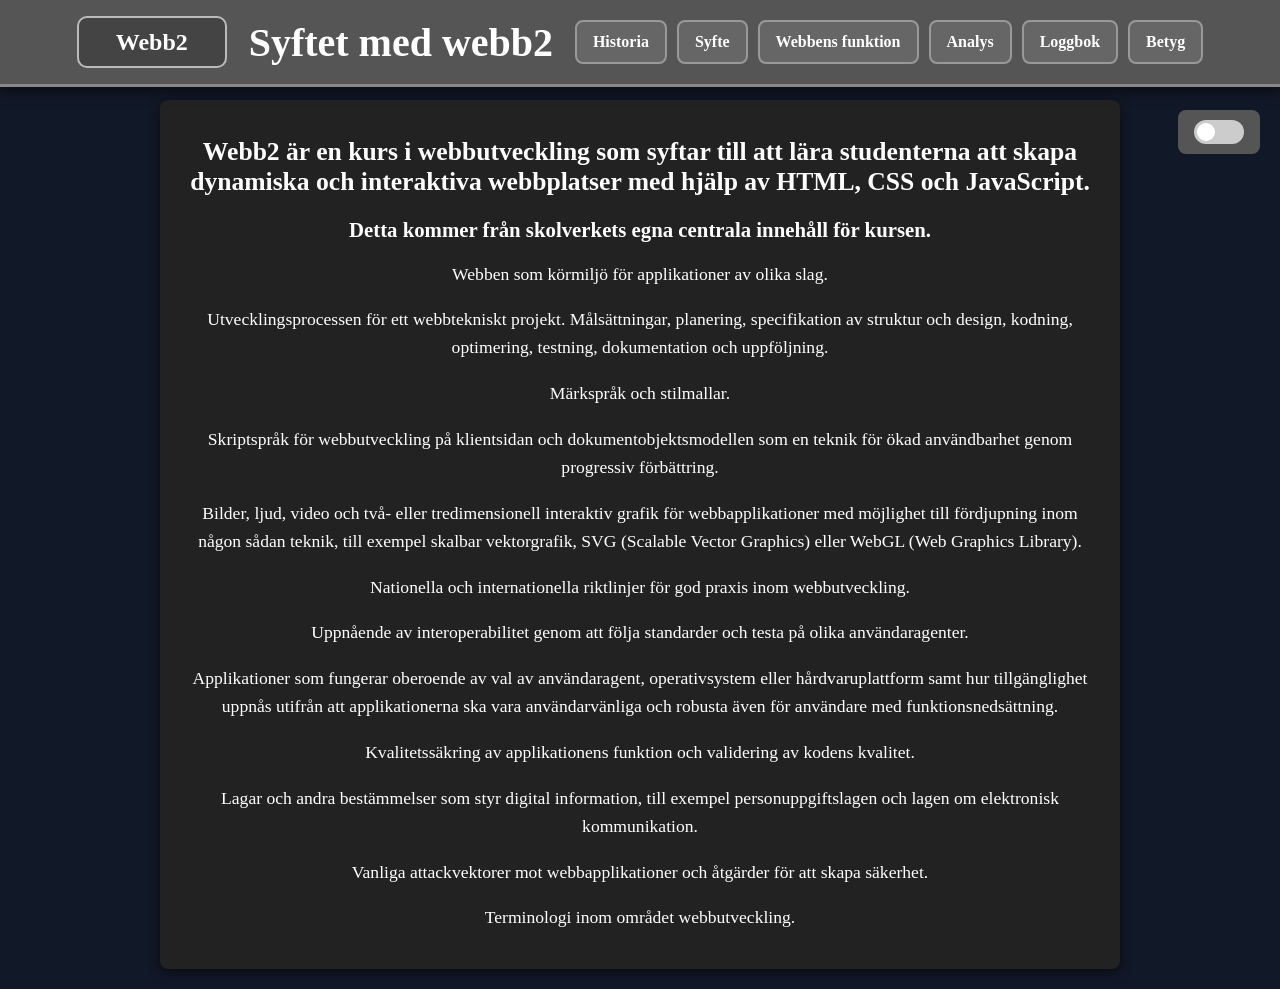
<file: html/index.html>
<!DOCTYPE HTML>
<html lang="sv">
<head>
    <meta charset="UTF-8">
    <meta name="viewport" content="width=device-width, initial-scale=1.0">
    <title>Syftet med webb2</title>
    <link rel="stylesheet" href="../css/style.css">
</head>

<!-- navigation -->
<nav class="navbar">
    <a class="logo" href="index.html">Webb2</a>
    <h1>Syftet med webb2</h1>
    <ul class="nav-links">
        <li><a href="sida2.html">Historia</a></li>
        <li><a href="sida3.html">Syfte</a></li>
        <li><a href="sida7.html">Webbens funktion</a></li>
        <li><a href="sida5.html">Analys</a></li>
        <li><a href="sida4.html">Loggbok</a></li>
        <li><a href="sida6.html">Betyg</a></li>
    </ul>
<!-- dark mode toggle -->
    <div class="dark-mode-toggle">
        <label class="switch">
            <input type="checkbox" id="darkModeToggle" onchange="toggleDarkMode()">
            <span class="slider round"></span>
        </label>
    </div>
</nav>

<body>
<!-- text till sidan -->
<div class="text-container">
    <h1>Webb2 är en kurs i webbutveckling som syftar till att lära studenterna att skapa dynamiska och interaktiva webbplatser med hjälp av HTML, CSS och JavaScript.</h1>
    <h3>Detta kommer från skolverkets egna centrala innehåll för kursen. </h3>
    <p>Webben som körmiljö för applikationer av olika slag. </p>
    <p>Utvecklingsprocessen för ett webbtekniskt projekt. Målsättningar, planering, specifikation av struktur och design, kodning, optimering, testning, dokumentation och uppföljning. </p>
    <p>Märkspråk och stilmallar. </p>
    <p>Skriptspråk för webbutveckling på klientsidan och dokumentobjektsmodellen som en teknik för ökad användbarhet genom progressiv förbättring.</p>
    <p>Bilder, ljud, video och två- eller tredimensionell interaktiv grafik för webbapplikationer med möjlighet till fördjupning inom någon sådan teknik, till exempel skalbar vektorgrafik, SVG (Scalable Vector Graphics) eller WebGL (Web Graphics Library).</p>
    <p>Nationella och internationella riktlinjer för god praxis inom webbutveckling.</p>
    <p>Uppnående av interoperabilitet genom att följa standarder och testa på olika användaragenter.</p>
    <p>Applikationer som fungerar oberoende av val av användaragent, operativsystem eller hårdvaruplattform samt hur tillgänglighet uppnås utifrån att applikationerna ska vara användarvänliga och robusta även för användare med funktionsnedsättning.</p>
    <p>Kvalitetssäkring av applikationens funktion och validering av kodens kvalitet.</p>
    <p>Lagar och andra bestämmelser som styr digital information, till exempel personuppgiftslagen och lagen om elektronisk kommunikation.</p>
    <p>Vanliga attackvektorer mot webbapplikationer och åtgärder för att skapa säkerhet.</p>
    <p>Terminologi inom området webbutveckling.</p>
</div>

    


</body>
<!-- scripts -->
<script src="../javascript/script.js"></script>
</html>
</file>
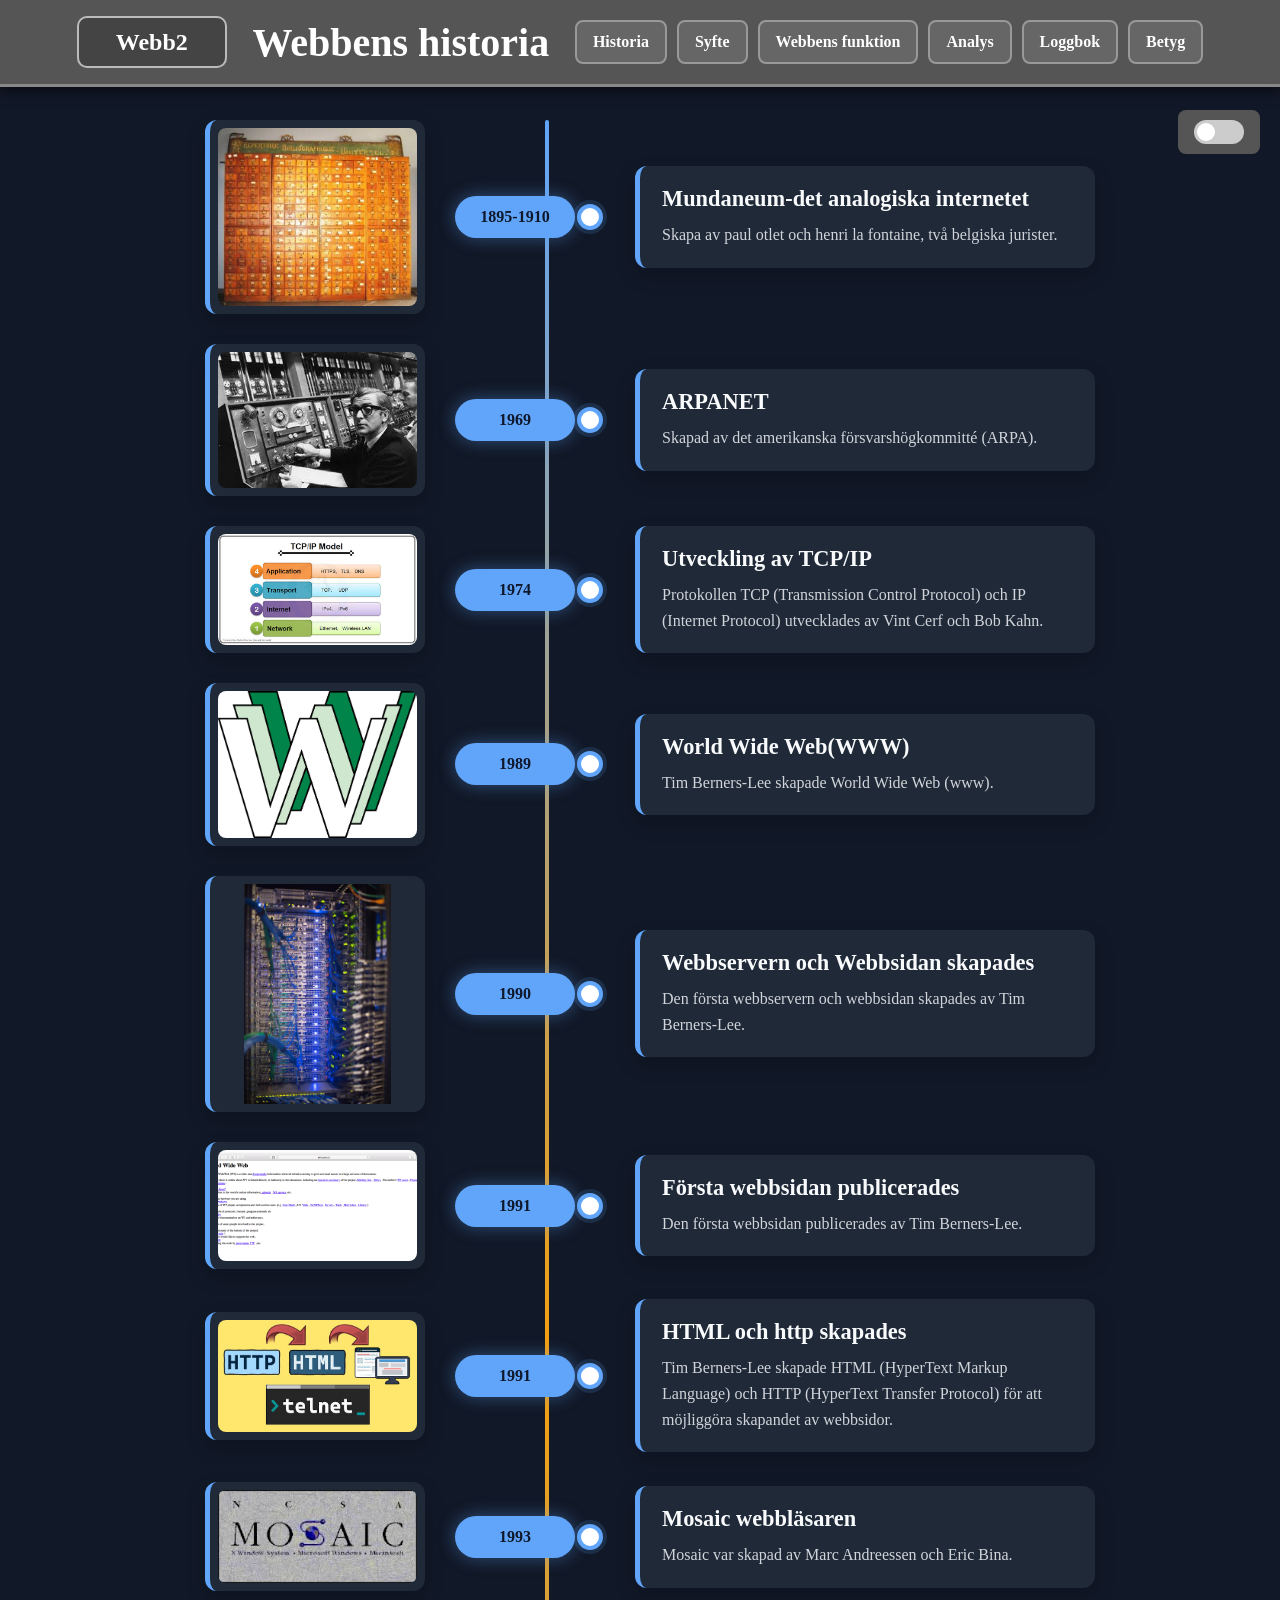
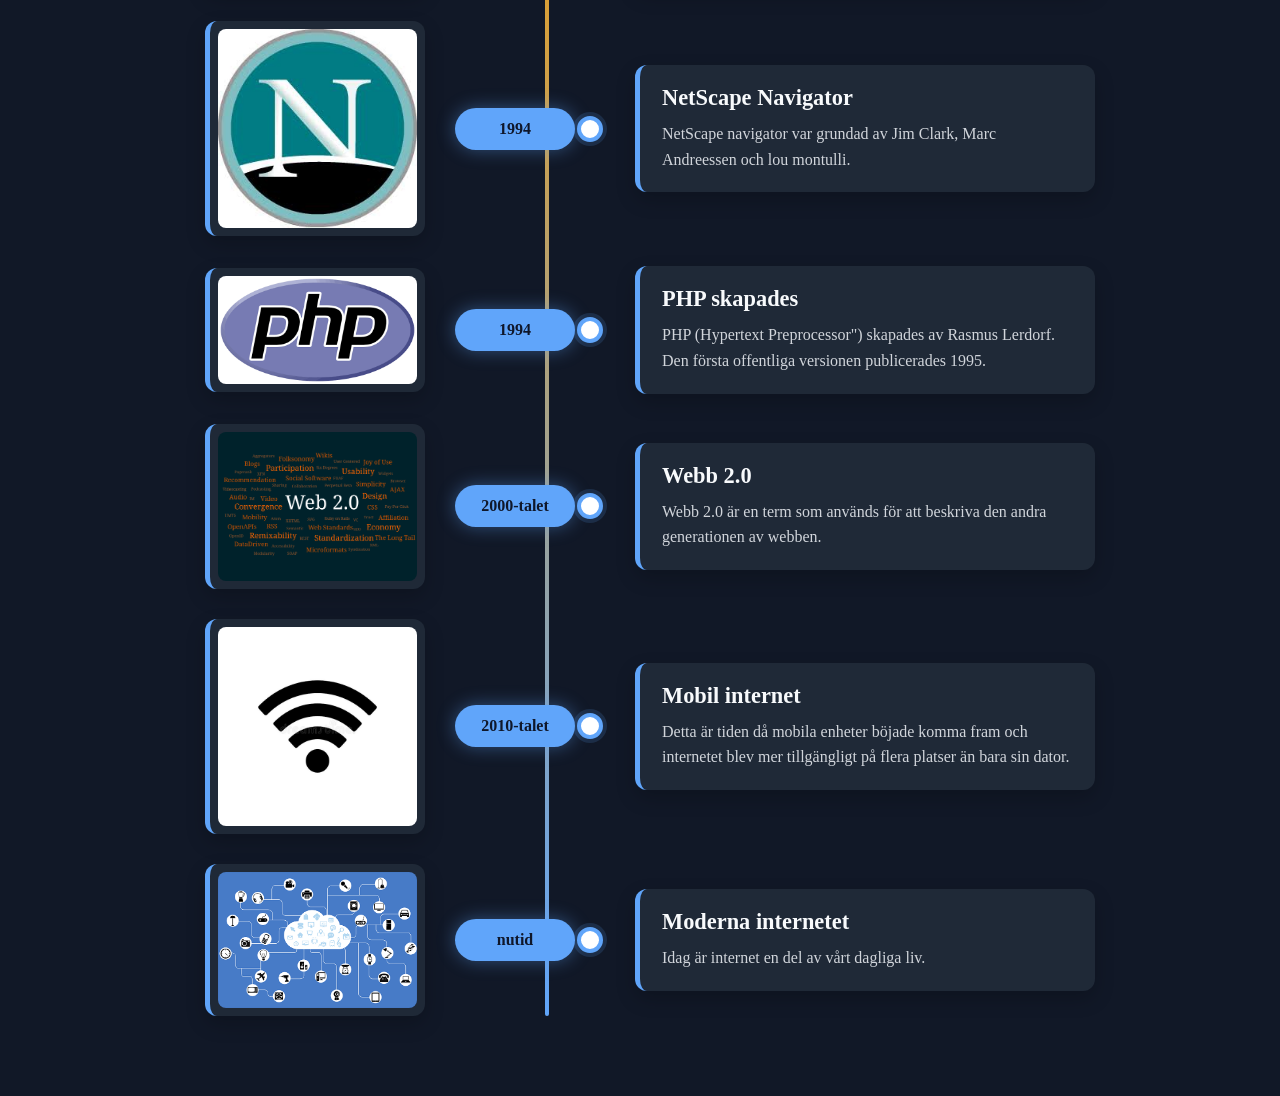
<file: html/sida2.html>
<!DOCTYPE html>
<html lang="sv">
<head>
    <meta charset="UTF-8">
    <meta name="viewport" content="width=device-width, initial-scale=1.0">
    <title>webbenshistoria</title>
    <link rel="stylesheet" href="../css/style.css">
</head>
<!-- navigation -->
<nav class="navbar">
    <a class="logo" href="index.html">Webb2</a>
    <h1>Webbens historia</h1>
    <ul class="nav-links">
        <li><a href="sida2.html">Historia</a></li>
        <li><a href="sida3.html">Syfte</a></li>
        <li><a href="sida7.html">Webbens funktion</a></li>
        <li><a href="sida5.html">Analys</a></li>
        <li><a href="sida4.html">Loggbok</a></li>
        <li><a href="sida6.html">Betyg</a></li>
    </ul>
<!-- dark mode toggle -->
    <div class="dark-mode-toggle">
        <label class="switch">
            <input type="checkbox" id="darkModeToggle" onchange="toggleDarkMode()">
            <span class="slider round"></span>
        </label>
    </div>
</nav>
<!-- text och bilder till sidan och tidslinje-->
<body>
    <main class="timeline-section">


        <div class="timeline">
            <details class="timeline-item" data-image="../bilder/mundan.jpg">
                <summary>
                    <div class="timeline-marker">1895-1910</div>
                    <div class="timeline-content">
                        <h2>Mundaneum-det analogiska internetet</h2>
                        <p>Skapa av paul otlet och henri la fontaine, två belgiska jurister.</p>
                    </div>
                </summary>
                <div class="timeline-extra">
                    <p>Mundaneum kan beskrivas som den tidigaste versionen av internet.</p> 
                    <p>Eftersom att det var en plats skapad av två belgiska jurister med namn paul otlet och henri la fontaine.</p>
                    <p>Meningen med mundaneum var att samla ihop all information som fanns i världen för att göra den tillgänglig för alla på distans. Paul otlet beskrev ett system där människor kunde skicka in frågor via telegraf, varpå biblotikarier letade upp svaret och projicerade dem på en skärm via ett nätverk av "elektriska teleskop" och telefonlinjer.</p>
                    <p>mundaneum använde ett gigantiskt system av fysiska indexkort (som till slut räknade över 12 miljoner kort). Och det är varför den kallas för den analogiska internetet.</p>
                </div>
            </details>

            <details class="timeline-item" data-image="../bilder/arpanet.jpg">
                <summary>
                    <div class="timeline-marker">1969</div>
                    <div class="timeline-content">
                        <h2>ARPANET</h2>
                        <p>Skapad av det amerikanska försvarshögkommitté (ARPA).</p>
                    </div>
                </summary>
                <div class="timeline-extra">
                    <p>ARPANET var det första digitala nätverket som är grunden till det moderna internetet som vi känner till idag.</p>
                    <p>Nätverket ARPANET använde sig av en då ny teknik som kallas för paketväxling, vilket innebär aatt data delas upp i mindre bitar (pakets) och de här paketsen skickades separat i ett decentraliserat nätverk.</p>
                    <p>Paketväxling är grunden bakom det första medelandet som skickades digitalt via två enheter.</p>
                    <p>Det första medelandet skickades 29 oktober 1969 mellan UCLA(universitetet i California, los angeles) och Stanford Research Institute. Planen var att skriva Login, men systemet kraschade efter de två första bokstäverna, vilket gjorde att det stog LO vilket blev historiens första medelande.</p>
                </div>
            </details>

            <details class="timeline-item" data-image="../bilder/tcp-ip.jpg">
                <summary>
                    <div class="timeline-marker">1974</div>
                    <div class="timeline-content">
                        <h2>Utveckling av TCP/IP</h2>
                        <p>Protokollen TCP (Transmission Control Protocol) och IP (Internet Protocol) utvecklades av Vint Cerf och Bob Kahn.</p>
                    </div>
                </summary>
                <div class="timeline-extra">
                    <p>1974: Uppfinnarna Vint Cerf och Bob Kahn presenterade det grundläggande idéerna bakom protokollen TCP och IP.</p>
                    <p>1983: Den 1 januari blev TCP/IP standard för det militära nätverket ARPANET, vilket markerade början på det moderna internetet.</p>
                </div>
            </details>

            <details class="timeline-item" data-image="../bilder/webben.jpg">
                <summary>
                    <div class="timeline-marker">1989</div>
                    <div class="timeline-content">
                        <h2>World Wide Web(WWW)</h2>
                        <p>Tim Berners-Lee skapade World Wide Web (www).</p>
                    </div>
                </summary>
                <div class="timeline-extra">
                    <p>World Wide Web skapades av den brittiska forskaren och dataingenjören Tim Berners-Lee när han arbetade på forskningscentret CERN i Schweiz. Hans mål var att lösa problemet med att forskare runt om i världen hade svårt att dela information med varandra på ett smidigt sätt.</p>
                </div>
            </details>

            <details class="timeline-item" data-image="../bilder/webbserver.jpg">
                <summary>
                    <div class="timeline-marker">1990</div>
                    <div class="timeline-content">
                        <h2>Webbservern och Webbsidan skapades</h2>
                        <p>Den första webbservern och webbsidan skapades av Tim Berners-Lee.</p>
                    </div>
                </summary>
                <div class="timeline-extra">
                    <p>Webbservern är en dator som är ansluten till internet och som kan lagra och leverera webbsidor till användare.</p>
                    <p>Tim Berners-Lee utvecklade tekniken på en NeXT Cube-dator (en tidig datormodell skapad av Steve Jobs företag NeXT).</p>
                    <p>Den första webbsidan skapades den 20 december 1990.</p>
                    <p>Den första webbsidan var en enkel textfil som innehöll information om World Wide Web.</p>
                </div>
            </details>

            <details class="timeline-item" data-image="../bilder/webbsidan.jpg">
                <summary>
                    <div class="timeline-marker">1991</div>
                    <div class="timeline-content">
                        <h2>Första webbsidan publicerades</h2>
                        <p>Den första webbsidan publicerades av Tim Berners-Lee.</p>
                    </div>
                </summary>
                <div class="timeline-extra">
                    <p>Den första webbsidan publicerades till allmänheten den 6 augusti 1991.</p>
                    <p>Detta gjorde att worldwideweb blev tillgänglig utanför CERN. </p>
                </div>
            </details>

            <details class="timeline-item" data-image="../bilder/html.jpg">
                <summary>
                    <div class="timeline-marker">1991</div>
                    <div class="timeline-content">
                        <h2>HTML och http skapades</h2>
                        <p>Tim Berners-Lee skapade HTML (HyperText Markup Language) och HTTP (HyperText Transfer Protocol) för att möjliggöra skapandet av webbsidor.</p>
                    </div>
                </summary>
                <div class="timeline-extra">
                    <p>HTML är strukturen för alla webbsidor och används för att organisera innehållet för webbsidor.</p>
                    <p>HTTP är protokollet som används för att överföra webbsidor mellan webbservrar och webbläsare.</p>
                </div>
            </details>

            <details class="timeline-item" data-image="../bilder/mosaic.jpg">
                <summary>
                    <div class="timeline-marker">1993</div>
                    <div class="timeline-content">
                        <h2>Mosaic webbläsaren</h2>
                        <p>Mosaic var skapad av Marc Andreessen och Eric Bina.</p>
                    </div>
                </summary>
                <div class="timeline-extra">
                    <p>Mosaic var den första webbläsaren som gjorde det möjligt att använda både text och bilder samtidigt, detta gjorde att webbsidor blev mer engagerande.</p>
                    <p>Skapandet av mosaic skapade ett stort intresse för webben och vad den hade för möjligheter i framtiden.</p>
                </div>
            </details>


            <details class="timeline-item" data-image="../bilder/netscape.jpg">
                <summary>
                    <div class="timeline-marker">1994</div>
                    <div class="timeline-content">
                        <h2>NetScape Navigator</h2>
                        <p>NetScape navigator var grundad av Jim Clark, Marc Andreessen och lou montulli.</p>
                    </div>
                </summary>
                    <div class="timeline-extra">
                        <p>Netscape var den första Webbsuccén. </p>
                        <p>Anledningen till varför netscape blev en sån succé var för att den var snabb och tillgänglig för alla. </p>
                        <p>Bilderna visades på skärmen samtidigt som sidan laddades, vilket sparade tid.</p>
                        <p>Programmet var gratis att ladda ner för privatpersoner och spreds snabbt.</p>
                    </div>
            </details>


            <details class="timeline-item" data-image="../bilder/php.jpg">
                <summary>
                    <div class="timeline-marker">1994</div>
                    <div class="timeline-content">
                        <h2>PHP skapades</h2>
                        <p>PHP (Hypertext Preprocessor") skapades av Rasmus Lerdorf. Den första offentliga versionen publicerades 1995.</p>
                    </div>
                </summary>
                <div class="timeline-extra">
                    <p>PHP är ett skriptspråk som används för att skapa dynamiska webbsidor.</p>
                    <p>PHP används fortfarande idag och är ett av de mest populära språken för webbutveckling.</p>
                    <p>Några sidor som använder PHP är t.ex. Facebook och Wikipedia.</p>
                </div>
            </details>

            <details class="timeline-item" data-image="../bilder/webb2.0.jpg">
                <summary>
                    <div class="timeline-marker">2000-talet</div>
                    <div class="timeline-content">
                        <h2>Webb 2.0</h2>
                        <p>Webb 2.0 är en term som används för att beskriva den andra generationen av webben.</p>
                    </div>
                </summary>
                <div class="timeline-extra">
                    <p>Webb 2.0 är ett samlingsbegrepp för den interaktiva och sociala generationen av internet, där användarna själva skapar innehållet istället för att bara läsa färdiga sidor.</p>
                </div>
            </details>

            <details class="timeline-item" data-image="../bilder/wifi.jpg">
                <summary>
                    <div class="timeline-marker">2010-talet</div>
                    <div class="timeline-content">
                        <h2>Mobil internet</h2>
                        <p>Detta är tiden då mobila enheter böjade komma fram och internetet blev mer tillgängligt på flera platser än bara sin dator.</p>
                    </div>
                </summary>
                <div class="timeline-extra">
                    <p>Med ankomsten av telefoner blev det möjligt att ha internetåtkomst på platser med nätverksanslutning, vilket revolutionerade hur människor interagerar med webben.</p>
                    <p>Och pågrund av att mobiler blev mer populära, skapade det en ny era av internetanvändning.</p>
                </div>
            </details>

            <details class="timeline-item" data-image="../bilder/internet.jpg">
                <summary>
                    <div class="timeline-marker">nutid</div>
                    <div class="timeline-content">
                        <h2>Moderna internetet</h2>
                        <p>Idag är internet en del av vårt dagliga liv.</p>
                    </div>
                </summary>
                <div class="timeline-extra">
                    <p>Idag använder vi internet till allt från att skicka meddelanden till att kolla nyheter och sociala medier.</p>
                    <p>Vi som samhälle har blivit mer beroende av internet i vår vardag.</p>
                    <p>Effekten av detta är att vi har blivit mer anslutna och informerade.</p>
                    <p>En plats där internet har tagit över mycket på fel sätt är skolor med att elever börjar använda AI för att lösa uppgifter som det får.</p>
                </div>
            </details>
        </div>
    </main>
</body>
<script src="../javascript/script.js"></script>
</html>
</file>
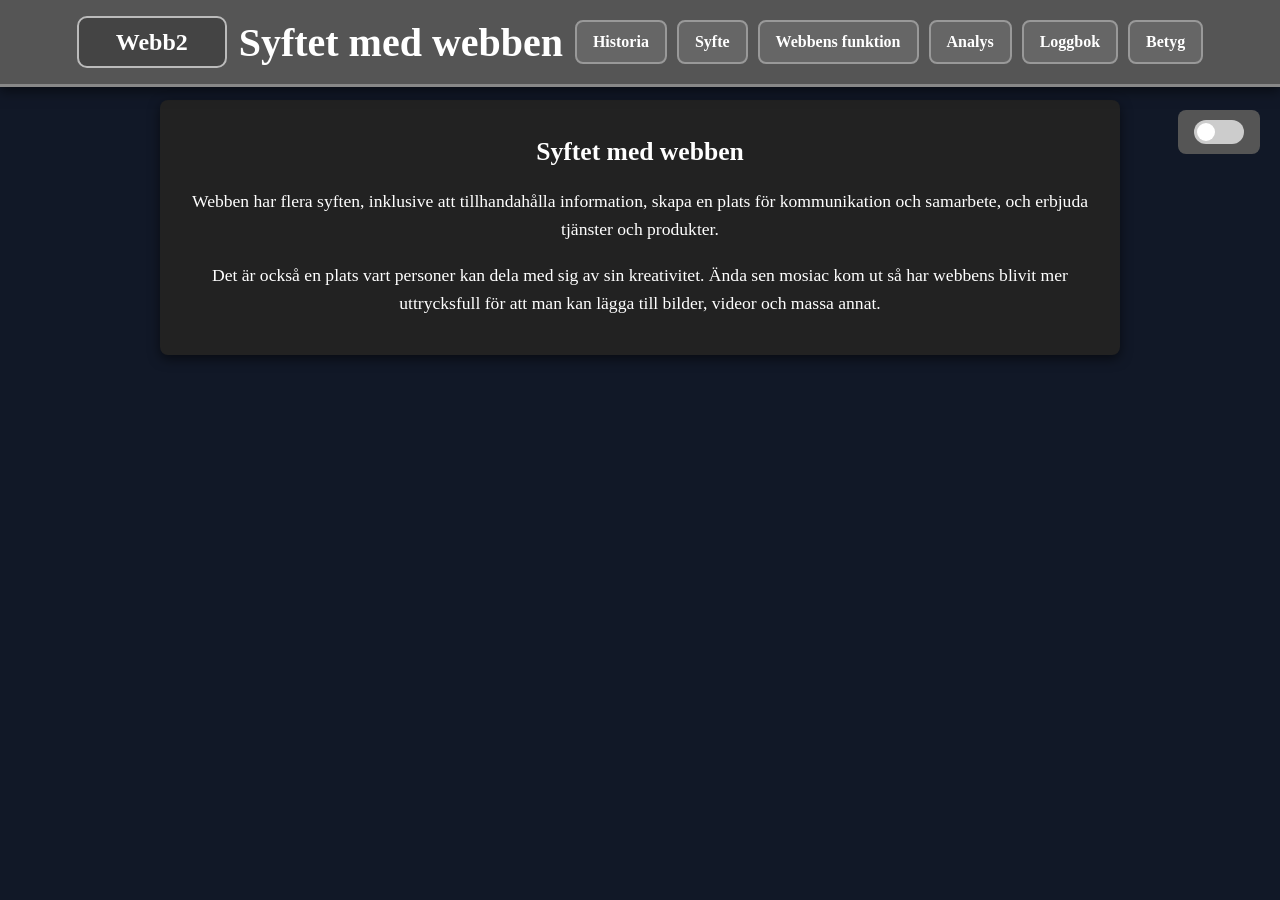
<file: html/sida3.html>
<!DOCTYPE html>
<html lang="sv">
<head>
    <meta charset="UTF-8">
    <meta name="viewport" content="width=device-width, initial-scale=1.0">
    <title>Syftet med webben</title>
    <link rel="stylesheet" href="../css/style.css">
</head>


<!-- navigation -->
<nav class="navbar">
    <a class="logo" href="index.html">Webb2</a>
    <h1>Syftet med webben</h1>
    <ul class="nav-links">
        <li><a href="sida2.html">Historia</a></li>
        <li><a href="sida3.html">Syfte</a></li>
        <li><a href="sida7.html">Webbens funktion</a></li>
        <li><a href="sida5.html">Analys</a></li>
        <li><a href="sida4.html">Loggbok</a></li>
        <li><a href="sida6.html">Betyg</a></li>
    </ul>
<!-- dark mode toggle -->
    <div class="dark-mode-toggle">
        <label class="switch">
            <input type="checkbox" id="darkModeToggle" onchange="toggleDarkMode()">
            <span class="slider round"></span>
        </label>
    </div>
</nav>
<!-- text till sidan -->
<body>
<div class="text-container">
    <h1>Syftet med webben</h1>
    <p>Webben har flera syften, inklusive att tillhandahålla information, skapa en plats för kommunikation och samarbete, och erbjuda tjänster och produkter.</p>
    <p>Det är också en plats vart personer kan dela med sig av sin kreativitet. Ända sen mosiac kom ut så har webbens blivit mer uttrycksfull för att man kan lägga till bilder, videor och massa annat.</p>
    <p> </p>
    <p></p>
    <p></p>
    <p></p>
    <p></p>
    <p></p>
</div>

</body>
<script src="../javascript/script.js"></script>
</html>
</file>
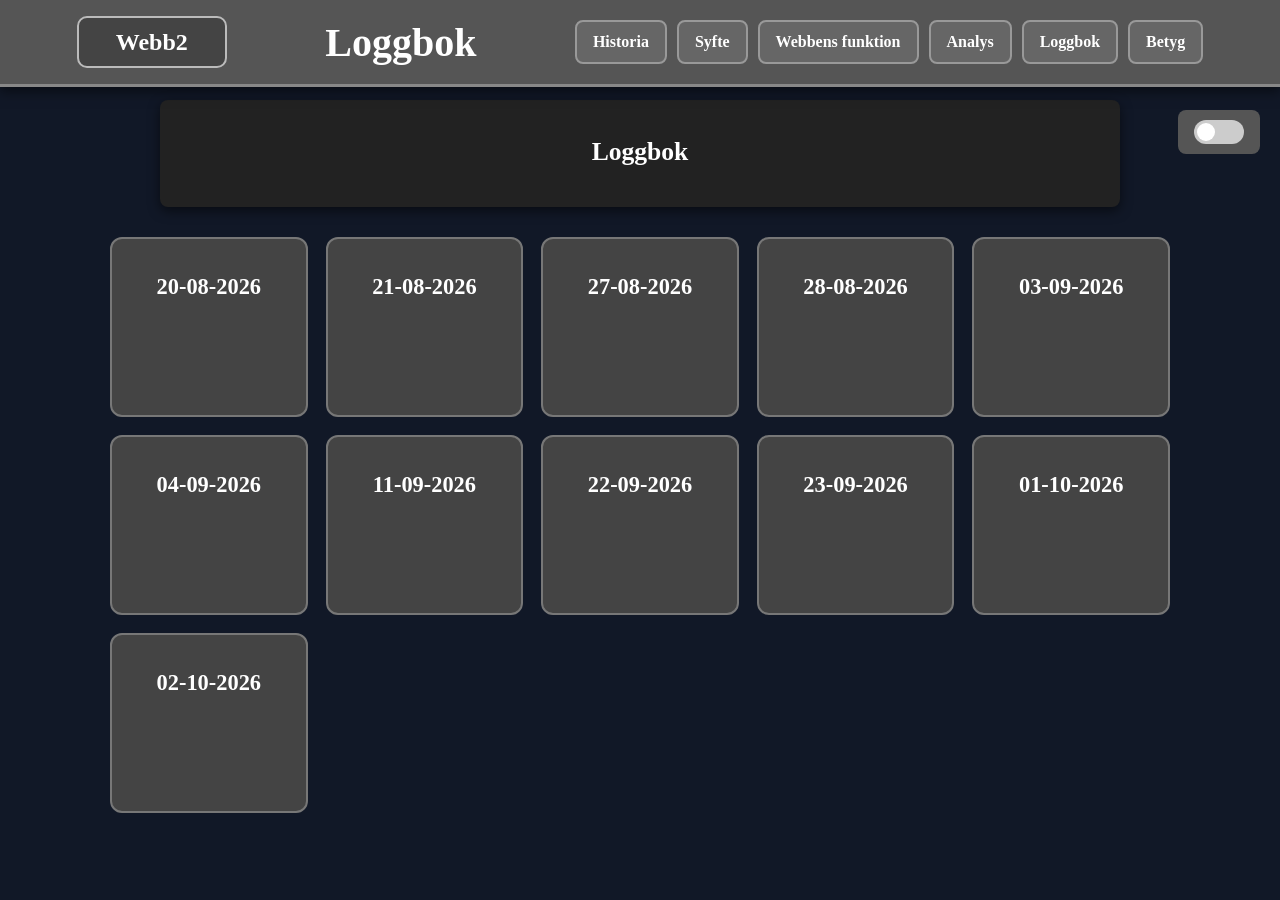
<file: html/sida4.html>
<!DOCTYPE html>
<html lang="sv">
<head>
    <meta charset="UTF-8">
    <meta name="viewport" content="width=device-width, initial-scale=1.0">
    <title>loggbok</title>
    <link rel="stylesheet" href="../css/style.css">
</head>
<!-- navigation -->
<nav class="navbar">
    <a class="logo" href="index.html">Webb2</a>
    <h1>Loggbok</h1>
    <ul class="nav-links">
        <li><a href="sida2.html">Historia</a></li>
        <li><a href="sida3.html">Syfte</a></li>
        <li><a href="sida7.html">Webbens funktion</a></li>
        <li><a href="sida5.html">Analys</a></li>
        <li><a href="sida4.html">Loggbok</a></li>
        <li><a href="sida6.html">Betyg</a></li>
    </ul>
<!-- dark mode toggle -->
    <div class="dark-mode-toggle">
        <label class="switch">
            <input type="checkbox" id="darkModeToggle" onchange="toggleDarkMode()">
            <span class="slider round"></span>
        </label>
    </div>
</nav>

<body>
<!-- text till sidan -->
<div class="text-container">
    <h1>Loggbok</h1>
</div>

<main class="loggbok-container">
<table class="loggbok-box">


    <tbody>
        <tr>
            <td class="datum">20-08-2026</td>
            <td>Vad jag har gjort</td>
            <td>Påbörjade med att fixa en wireframe av vad sidan ska vara.</td>
        </tr>
        <tr>
            <td class="datum">21-08-2026</td>
            <td>Vad jag har gjort</td>
            <td>blev klar med wireframe idag, fixade en sitemap och påbörjade en projektplan gjorde också klart alla små sidor med enkel kod.</td>
        </tr>
        <tr>
            <td class="datum">27-08-2026</td>
            <td>Vad jag har gjort</td>
            <td>Idag så skrev jag in alla nav bar koder och sorterade projektet i mappar en för bilder, css, javascript och html för att det kommer vara ett stort projekt och då är det bra att sorterat så jag kan lätt hitta det efter som att bilderna kommer att ta mycket plats i vanliga mappen så då valde jag att göra så att de inte kunna kladda vanliga mappen och satte bara in allt i en egen mapp och då kan jag lättare fixa flera css filer och javascript om det behövs också.</td>
        </tr>
        <tr>
            <td class="datum">28-08-2026</td>
            <td>Vad jag har gjort</td>
            <td>På dagens lektion så höll jag på med att fixa en json fil för att local hosta min sida och sen så har jag kollat på Javascript kod för att fixa funktioner till knapparna och allt annat som jag känner är nödvändigt till sidan. sen så koda jag lite i css för att fixa så att knapparna jag skulle fixa fick ett utseende.</td>
        </tr>
        <tr>
            <td class="datum">03-09-2026</td>
            <td>Vad jag har gjort</td>
            <td>Idag har jag arbetat med att fixa mina knappar och sen har jag sökt lite js kod som jag kommer använda senare förhoppningsvis till att fixa funktioner jag vill ha eftersom att jag ska ha en sida som ska innehålla betygskriterierna så vill jag har det i ett rutnät som kommer vara baserat på knappar som när man trycker på de så kommer det upp mer information som bättre förklarar betygskriterierna noggrant och jag har funderat på att animera så att när man trycker på knappen så kommer en text låda fram och sen efter när man är klar med att läsa den så trycker man på krysset så kommer den försvinna med animationen igen.</td>
        </tr>
        <tr>
            <td class="datum">04-09-2026</td>
            <td>Vad jag har gjort</td>
            <td>Idag har jag jobbat med min projektplan så att den finns digitalt men den är inte klar för att den kommer revideras övertid ju längre detta projekt pågår och efter jag var klar med det så har jag kodat fram en navigeringsruta för att jag vill att man ska kunna byta mellan alla sidor snabbt och enkelt.</td>
        </tr>
        <tr>
            <td class="datum">11-09-2026</td>
            <td>Vad jag har gjort</td>
            <td>Idag så har jag fixat betygskriterier sidan så att man kan se de olika kriterierna för att nå sitt betyg jag använde lite hjälp av ai för att fixa funktionerna sen så lärde jag mig hur man länkar css och javascript till html via olika mappar vilket man måste skriva ../css/ eller ../js/ och sen filens namn för att det ska länkas.</td>
            <td>För andra gången idag har jag även jobbat hemma för att skapa en tidslinje för webbens historia i denna tidslinje valde jag att ha med det tidigaste typen av internet jag kunde hitta vilket var en analogisk internet som var skapad av 2 belgiska jurister på 1895 till 1910 sedan gick jag vidare till digitala internet där jag tog upp första digitala nätverket, www och till sist moderna internetet som vi känner till idag.</td>
        </tr>
        <tr>
            <td class="datum">22-09-2026</td>
            <td>Vad jag har gjort</td>
            <td>Så idag har jag skrivit in syftet med webb2 kursen och redovisat min sida för saimon nu är det sista veckan innan inlämning. tills nästa gång ska jag skriva in syftet och försöka hitta bilder till sidan.</td>
        </tr>
        <tr>
            <td class="datum">23-09-2026</td>
            <td>Vad jag har gjort</td>
            <td>Fixade jag en light och darkmode toggle och sen har jag sökt upp fakta om webben för att sen använda för att skriva om syftet med webben.</td>
        </tr>
        <tr>
            <td class="datum">01-10-2026</td>
            <td>Vad jag har gjort</td>
            <td>Idag har jag skapat en helt ny extra sida som är gjord för att förklara hur webbens teknik fungerar alltså vad som gör att vi som är på webben ser något komma upp på skärmen och sen har jag letat bilder för att lägga till i sidan</td>
        </tr>
        <tr>
            <td class="datum">02-10-2026</td>
            <td>Vad jag har gjort</td>
            <td>Idag har jag fyllt i analysen till sidan så vad jag har glömmt ta med och vad jag inte hade tid till att lägga till eller typ sista minuten ändringar.</td>
            <td>Jag la också till min loggbok i loggboken på denna sida.</td>
        </tr>
    </tbody>
</table>
</main>

<div id="info-modal" class="modal">
    <div class="modal-content">
        <button class="close-modal" aria-label="Stäng">&times;</button>
        <h2 id="modal-title"></h2>
        <div id="modal-text"></div>
    </div>
</div>


</body>
<script src="../javascript/script.js"></script>
</html>
</file>
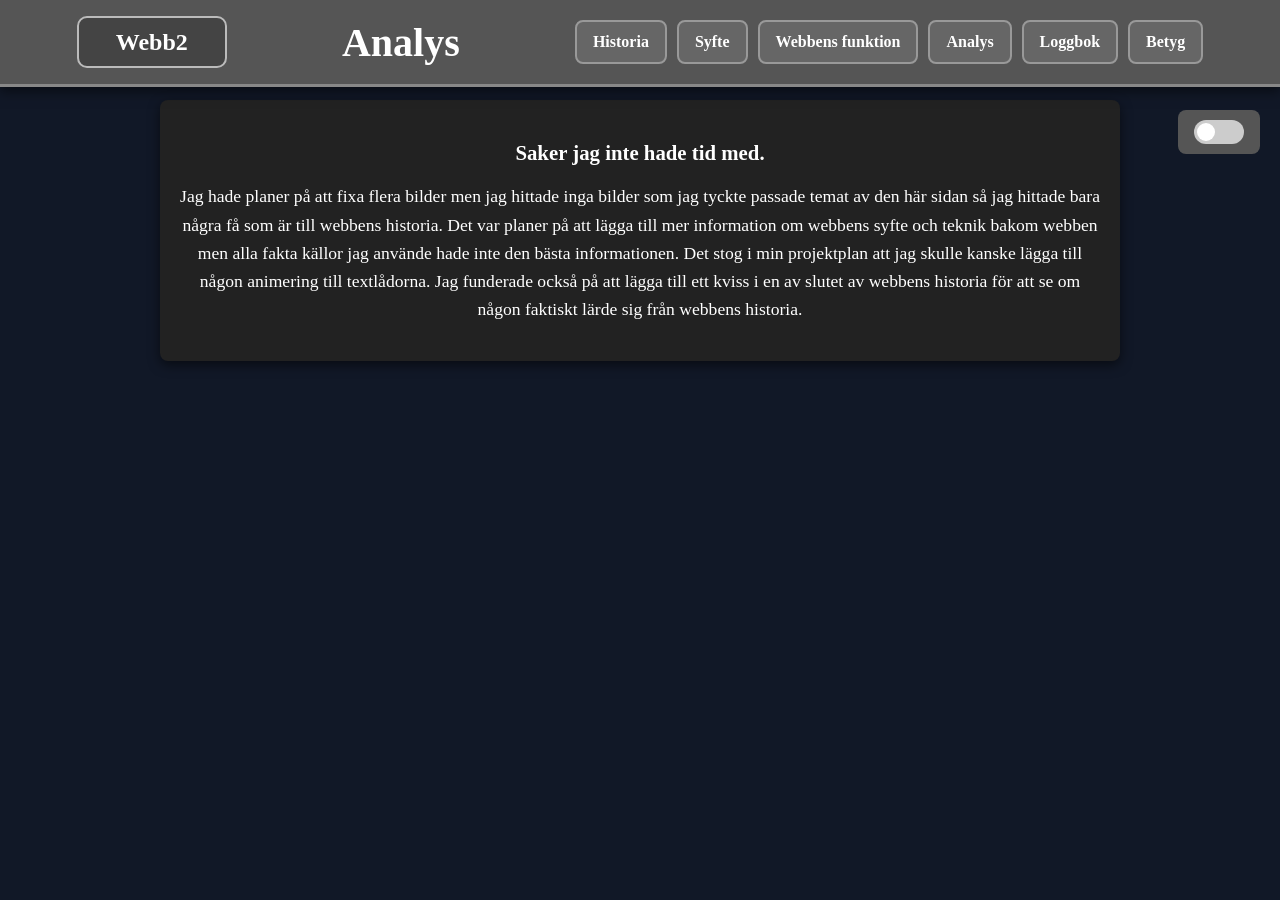
<file: html/sida5.html>
<!DOCTYPE html>
<html lang="sv">
<head>
    <meta charset="UTF-8">
    <meta name="viewport" content="width=device-width, initial-scale=1.0">
    <title>analys</title>
    <link rel="stylesheet" href="../css/style.css">
</head>
<!-- navigation -->
<nav class="navbar">
    <a class="logo" href="index.html">Webb2</a>
    <h1>Analys</h1>
    <ul class="nav-links">
        <li><a href="sida2.html">Historia</a></li>
        <li><a href="sida3.html">Syfte</a></li>
        <li><a href="sida7.html">Webbens funktion</a></li>
        <li><a href="sida5.html">Analys</a></li>
        <li><a href="sida4.html">Loggbok</a></li>
        <li><a href="sida6.html">Betyg</a></li>
    </ul>
<!-- dark mode toggle -->
    <div class="dark-mode-toggle">
        <label class="switch">
            <input type="checkbox" id="darkModeToggle" onchange="toggleDarkMode()">
            <span class="slider round"></span>
        </label>
    </div>
</nav>
<!-- text till sidan -->
<body>
    <div class="text-container">
            <h3>Saker jag inte hade tid med.</h3>
            <p>Jag hade planer på att fixa flera bilder men jag hittade inga bilder som jag tyckte passade temat av den här sidan så jag hittade bara några få som är till webbens historia.
            Det var planer på att lägga till mer information om webbens syfte och teknik bakom webben men alla fakta källor jag använde hade inte den bästa informationen.
            Det stog i min projektplan att jag skulle kanske lägga till någon animering till textlådorna. Jag funderade också på att lägga till ett kviss i en av slutet av webbens historia för att se om någon faktiskt lärde sig från webbens historia.
            
        </p> 
    </div>
</body>
<script src="../javascript/script.js"></script>
</html>
</file>
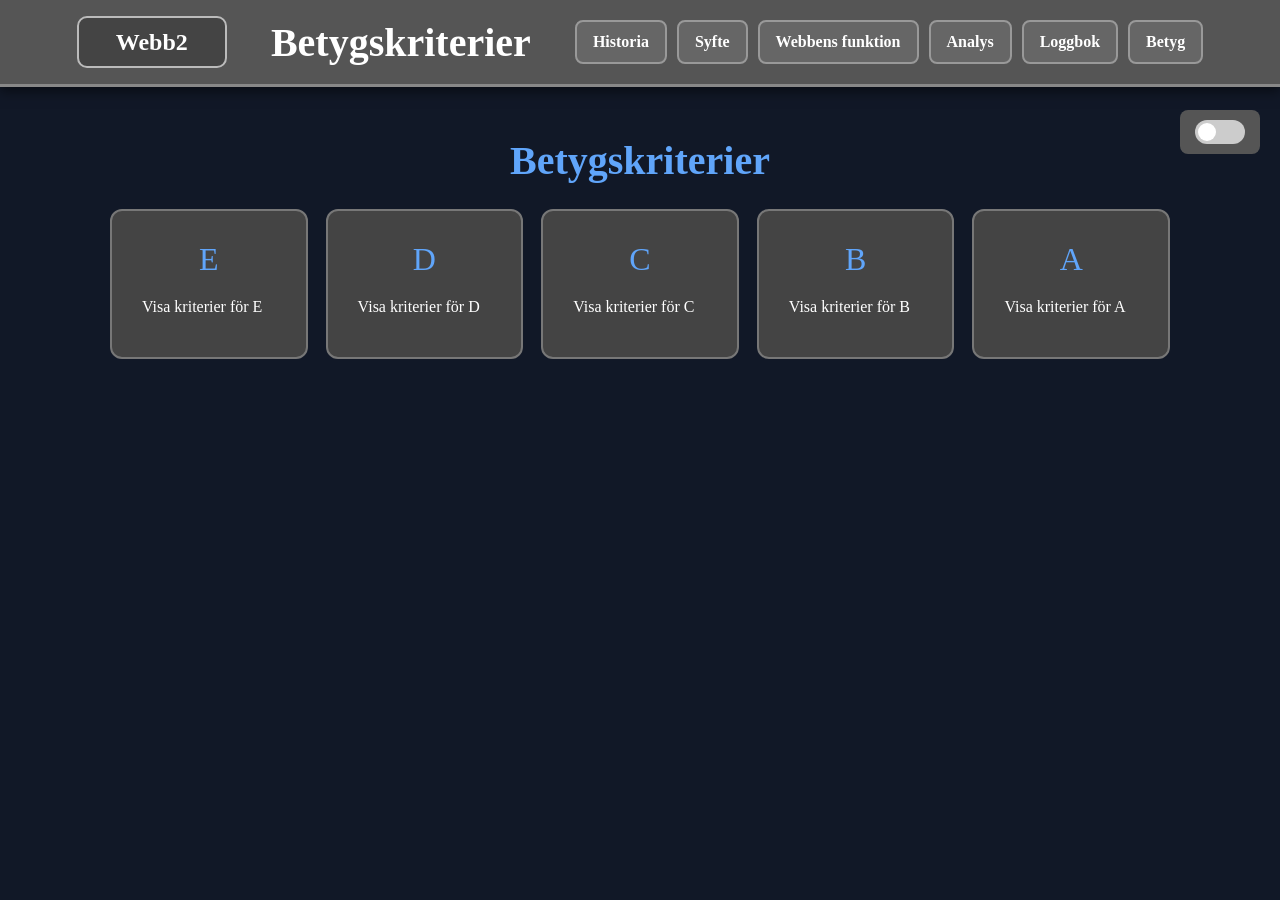
<file: html/sida6.html>
<!DOCTYPE html>
<html lang="sv">
<head>
    <meta charset="UTF-8">
    <meta name="viewport" content="width=device-width, initial-scale=1.0">
    <title>Betygskriterier</title>
    <link rel="stylesheet" href="../css/style2.css">
</head>
<!-- navigation -->
 <nav class="navbar">
        <a class="logo" href="index.html">Webb2</a>
        <h1>Betygskriterier</h1>
        <ul class="nav-links">
            <li><a href="sida2.html">Historia</a></li>
            <li><a href="sida3.html">Syfte</a></li>
            <li><a href="sida7.html">Webbens funktion</a></li>
            <li><a href="sida5.html">Analys</a></li>
            <li><a href="sida4.html">Loggbok</a></li>
            <li><a href="sida6.html">Betyg</a></li>
        </ul>

        <div class="dark-mode-toggle">
            <label class="switch">
                <input type="checkbox" id="darkModeToggle" onchange="toggleDarkMode()">
                <span class="slider round"></span>
            </label>
        </div>
    </nav>
<body>
   
<!-- text till sidan -->
    <main class="betyg-container">
        <h1>Betygskriterier</h1>

        <table class="betyg-tabell">
            <thead>
                <tr>
                    <th>Betyg</th>
                    <th>Kunskapskrav</th>
                </tr>
            </thead>

            <tbody>
                <tr>
                    <td class="betyg">E</td>
                    <td>
                        <details>
                            <summary>Visa kriterier för E</summary>
                            <p>
                             Eleven beskriver översiktligt webben som plattform samt gör en enkel jämförelse med något annatalternativ.</p>
                            <p>Eleven gör en enkel projektplan för en tänkt produkt. Utifrån projektplanen utvecklar eleven i samråd
                            med handledare produkten där logiker som styr innehåll, design och beteende i begränsad
                            utsträckning är åtskilda. I arbetet utvecklar eleven kod som med tillfredsställande resultat följer
                            standarder och som omfattar någon teknik för märkspråk och stilmallar där eleven i begränsad
                            utsträckning använder tekniker för att generera stilmallskod. I arbetet bearbetar eleven med
                            tillfredsställande resultattext, bild och eventuell annan media så att de blir anpassade för att fungera i
                            produkten. Eleven utvecklar med tillfredsställande funktionalitet inom något eller några av områdena
                            domskript, interaktiv 2D-grafik, 3D-grafik eller animationer. I sitt arbete inkluderar eleven någon
                            enkel funktion från ett klassbibliotek eller ramverk inom områdena design eller skript.</p> 
                            <p>Produkten är av tillfredsställande kvalitet när det gäller funktion vilket eleven kontrollerar med hjälp
                            av någon test. Dessutom kontrollerar eleven med viss säkerhet produktens tillgänglighet med
                            automatiserade tester. Eleven vidtar någon åtgärd för att åstadkomma snabb överföring av bilder och
                            andra mediafiler.</p>
                            <p>När arbetet är utfört gör eleven en enkel dokumentation av de moment som har utförts samt
                            utvärderar med enkla omdömen sitt arbete och resultat. Eleven redogör översiktligt för innehållet i
                            lagar och andra bestämmelser som rör publicering på webben samt följer dem i sitt arbete. Dessutom
                            för eleven enkla resonemang kring webbrelaterade frågor om etik och integritet. Eleven tar hänsyn till
                            säkerhetsaspekter i sitt arbete och i fråga om produkten samt kontrollerar produktens säkerhet med
                            någon test. Eleven använder med viss säkerhet terminologi inom området.</p>
                        </details>
                    </td>
                </tr>

                <tr>
                    <td class="betyg">D</td>
                    <td>
                        <details>
                            <summary>Visa kriterier för D</summary>
                            <p>
                                Betyget D innebär att kunskapskraven för E och till övervägande del för C är uppfyllda.
                            </p>
                        </details>
                    </td>
                </tr>

                <tr>
                    <td class="betyg">C</td>
                    <td>
                        <details>
                            <summary>Visa kriterier för C</summary>
                            <p>Eleven beskriver utförligt webben som plattform samt gör en välgrundad jämförelse med några andraalternativ.</p>
                            <p>Eleven gör en genomarbetad projektplan för en tänkt produkt. Utifrån projektplanen utvecklar eleven
                            efter samråd med handledare produkten där logiker som styr innehåll, design och beteende är
                            åtskilda. I arbetet utvecklar eleven kod som med tillfredsställande resultat följer standarder och som
                            omfattar några tekniker för märkspråk och stilmallar där eleven använder tekniker för att generera
                            stilmallskod. I arbetet bearbetar eleven med tillfredsställande resultat och via flera moment text, bild
                            och eventuell annan media så att de blir anpassade för att fungera i produkten. Eleven utvecklar med
                            tillfredsställande resultat funktionalitet inom något eller några av områdena domskript, interaktiv 2Dgrafik, 3D-grafik eller animationer. I sitt arbete inkluderar eleven några funktioner från ett
                            klassbibliotek eller ramverk inom områdena design eller skript.</p>
                            <p>Produkten är av tillfredsställande kvalitet när det gäller funktion vilket eleven kontrollerar med hjälp
                            av några tester. Dessutom kontrollerar eleven med viss säkerhet produktens tillgänglighet med
                            automatiserade tester och begränsad manuell testning. Eleven vidtar några åtgärder för att
                            åstadkomma snabb överföring av bilder och andra mediafiler.</p>
                            <p>När arbetet är utfört gör eleven en noggrann dokumentation av de moment som har utförts samt
                            utvärderar med nyanserade omdömen sitt arbete och resultat. I utvärderingen resonerar eleven kring
                            eventuella avvikelser samt motiverar översiktligt de val som har gjorts. Eleven redogör utförligt för
                            innehållet i lagar och andra bestämmelser som rör publicering på webben samt följer dem i sitt arbete.
                            Dessutom för eleven välgrundade resonemang kring webbrelaterade frågor om etik och integritet.
                            Eleven tar hänsyn till säkerhetsaspekter i sitt arbete och i fråga om produkten samt kontrollerar
                            produktens säkerhet med några tester. Eleven använder med viss säkerhet terminologi inom området.</p>
                        </details>
                    </td>
                </tr>

                <tr>
                    <td class="betyg">B</td>
                    <td>
                        <details>
                            <summary>Visa kriterier för B</summary>
                            <p>
                              Betyget B innebär att kunskapskraven för C och till övervägande del för A är uppfyllda.
                            </p>
                        </details>
                    </td>
                </tr>

                <tr>
                    <td class="betyg">A</td>
                    <td>
                        <details>
                            <summary>Visa kriterier för A</summary>
                            <p>Eleven beskriver utförligt och nyanserat webben som plattform samt gör en välgrundad ochnyanserad jämförelse med flera andra alternativ.</p>
                            <p>Eleven gör en genomarbetad projektplan för en tänkt produkt, vid behov reviderar eleven planen.
                            Utifrån projektplanen utvecklar eleven efter samråd med handledare produkten där logiker som styr
                            innehåll, design och beteende i omfattande utsträckning är åtskilda. I arbetet utvecklar eleven kod
                            som med gott resultat följer standarder och som omfattar flera tekniker för märkspråk och stilmallar
                            där eleven i omfattande utsträckning använder tekniker för att generera stilmallskod. I arbetet
                            bearbetar eleven med gott resultat och via flera moment text, bild och eventuell annan media så att de
                            blir anpassade för att fungera i produkten. Eleven utvecklar med gott resultat funktionalitet inom
                            något eller några av områdena domskript, interaktiv 2D-grafik, 3D-grafik eller animationer. I sitt
                            arbete inkluderar eleven flera funktioner av komplex natur från ett klassbibliotek eller ramverk inom
                            områdena design eller skript.</p>
                            <p>Produkten är av god kvalitet när det gäller funktion vilket eleven kontrollerar med hjälp av flera
                            tester, även manuella. Dessutom kontrollerar eleven med säkerhet produktens tillgänglighet med
                            automatiserade tester och simuleringar samt manuella tester. Eleven vidtar optimeringar av bilder
                            och andra mediafiler för att åstadkomma snabb överföring av dessa och vidtar åtgärder för att
                            reducera antalet överföringar per sida.</p>
                            <p>När arbetet är utfört gör eleven en noggrann och utförlig dokumentation av de moment som har
                            utförts med koppling till generella principer och testresultat samt utvärderar med utförliga och
                            nyanserade omdömen sitt arbete och resultat samt ger förslag på hur arbetet kan förbättras. I
                            utvärderingen resonerar eleven kring eventuella avvikelser samt motiverar utförligt de val som har
                            gjorts. Eleven redogör utförligt och nyanserat för innehållet i lagar och andra bestämmelser som rör
                            publicering på webben samt följer dem i sitt arbete. Dessutom för eleven välgrundade och nyanserade
                            resonemang kring webbrelaterade frågor om etik och integritet. Eleven tar hänsyn till
                            säkerhetsaspekter i sitt arbete och i fråga om produkten samt kontrollerar produktens säkerhet med
                            flera tester. Eleven använder med säkerhet terminologi inom området.</p>
                        </details>
                    </td>
                </tr>
            </tbody>
        </table>
    </main>
<!-- knapp för att stänga-->
    <div id="info-modal" class="modal">
        <div class="modal-content">
            <button class="close-modal" aria-label="Stäng">&times;</button>
            <h2 id="modal-title"></h2>
            <div id="modal-text"></div>
        </div>
    </div>

    <script src="../javascript/script.js"></script>
</body>
</html>
</file>
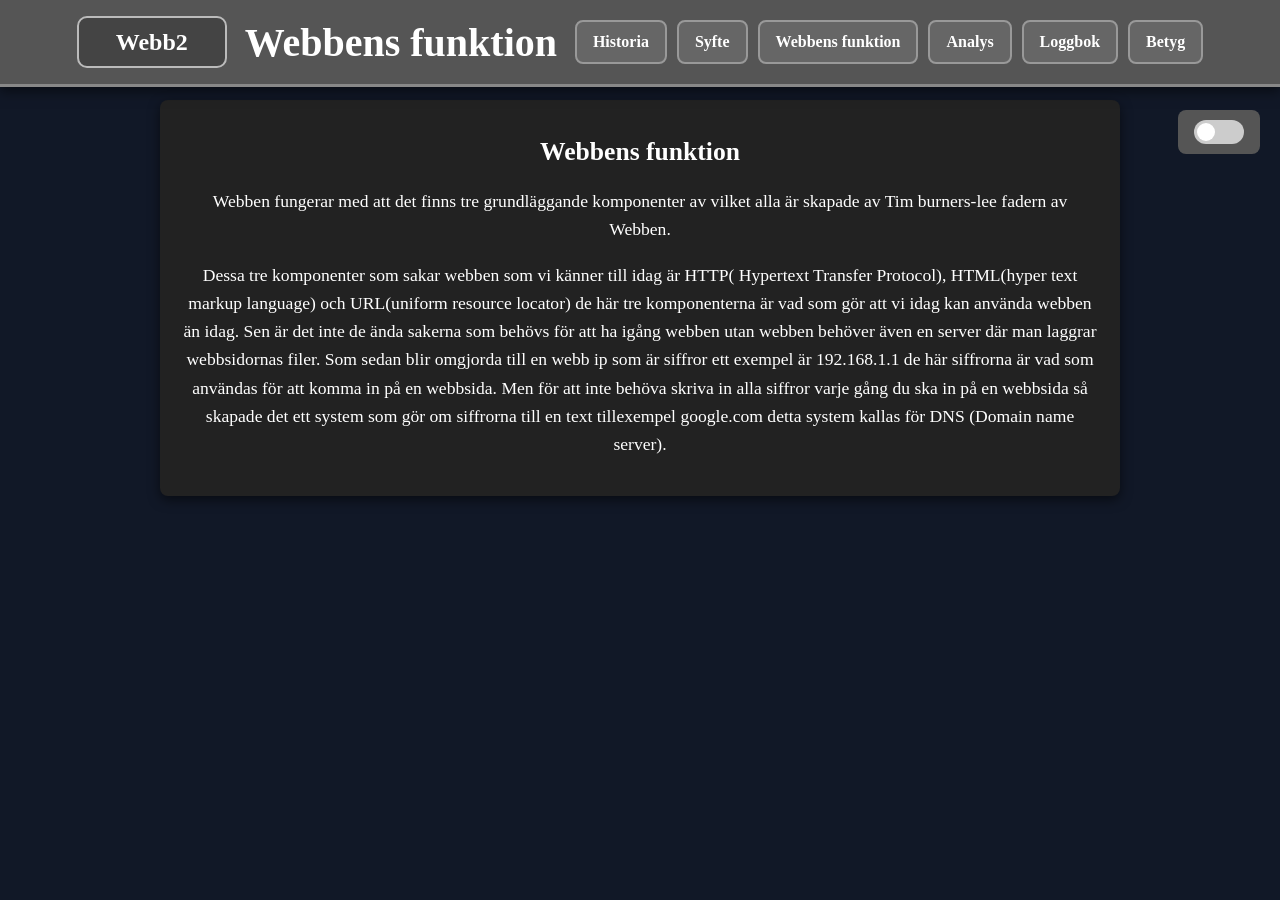
<file: html/sida7.html>
<!DOCTYPE html>
<html lang="sv">
<head>
    <meta charset="UTF-8">
    <meta name="viewport" content="width=device-width, initial-scale=1.0">
    <title>Webbens funktion</title>
    <link rel="stylesheet" href="../css/style.css">
</head>
<!-- navigation -->
<nav class="navbar">
    <a class="logo" href="index.html">Webb2</a>
    <h1>Webbens funktion</h1>
    <ul class="nav-links">
        <li><a href="sida2.html">Historia</a></li>
        <li><a href="sida3.html">Syfte</a></li>
        <li><a href="sida7.html">Webbens funktion</a></li>
        <li><a href="sida5.html">Analys</a></li>
        <li><a href="sida4.html">Loggbok</a></li>
        <li><a href="sida6.html">Betyg</a></li>
    </ul>
<!-- dark mode toggle -->
    <div class="dark-mode-toggle">
        <label class="switch">
            <input type="checkbox" id="darkModeToggle" onchange="toggleDarkMode()">
            <span class="slider round"></span>
        </label>
    </div>
</nav>

<body>
<!-- text till sidan -->
<div class="text-container">
    <h1>Webbens funktion</h1>
    <p>Webben fungerar med att det finns tre grundläggande komponenter av vilket alla är skapade av Tim burners-lee fadern av Webben. </p>
    <p>Dessa tre komponenter som sakar webben som vi känner till idag är HTTP( Hypertext Transfer Protocol), HTML(hyper text markup language) och URL(uniform resource locator) de här tre komponenterna är vad som gör att vi idag kan använda webben än idag. Sen är det inte de ända sakerna som behövs för att ha igång webben utan webben behöver även en server där man laggrar webbsidornas filer. Som sedan blir omgjorda till en webb ip som är siffror ett exempel är 192.168.1.1 de här siffrorna är vad som användas för att komma in på en webbsida. Men för att inte behöva skriva in alla siffror varje gång du ska in på en webbsida så skapade det ett system som gör om siffrorna till en text tillexempel google.com detta system kallas för DNS (Domain name server). </p>
    <p></p>
    <p></p>
    <p></p>
    <p></p>
</div>

</body>
<script src="../javascript/script.js"></script>
</html>
</file>
<file: css/style.css>
* {
    box-sizing: border-box;
}

body {
    margin: 0;
    padding-top: 80px;
    min-height: 100vh;
    font-family: 'new times roman';
    background: #111827;
    color: white;
}


body h1{
    text-align: center;
    font-family: 'new times roman';
    font-size: 2.5rem;
}



nav {
    position: fixed;
    top: 0;
    z-index: 1000;
    width: 100%;
    padding: 12px;
    background-color: #333;
}

nav ul {
    display: flex;
    justify-content: center;
    gap: 20px;
    margin: 0;
    padding: 0;
    list-style: none;
}

nav li a {
    color: white;
    font-size: 16px;
    text-decoration: none;
    font-family: 'new times roman';
}

nav li a:hover {
    color: #60a5fa;
}

nav h1 {
    margin: 0 0 0px;
    color: white;
    text-align: center;
    font-family: 'new times roman';
}

.navbar {
    position: fixed;
    top: 0;
    left: 0;
    z-index: 1000;
    width: 100%;
    display: flex;
    align-items: center;
    justify-content: space-between;
    padding: 16px 6%;
    background: #555;
    border-bottom: 3px solid #888;
    box-shadow: 0 4px 12px #0008;
}

.logo {
    display: flex;
    align-items: center;
    justify-content: center;
    width: 150px;
    height: 52px;
    border: 2px solid #bbb;
    border-radius: 10px;
    background: #444;
    color: white;
    font-size: 1.5rem;
    font-weight: bold;
    text-decoration: none;
    font-family: 'new times roman';
}

.logo:hover{
    background: #555;
    border-color: #60a5fa;
}

.nav-links {
    display: flex;
    gap: 10px;
    margin: 0;
    padding: 0;
    list-style: none;
}

.nav-links a {
    display: block;
    padding: 11px 16px;
    border: 2px solid #999;
    border-radius: 8px;
    background: #666;
    color: white;
    font-weight: bold;
    text-decoration: none;
}

.nav-links a:hover {
    background: #888;
    border-color: white;
}

@media (max-width: 800px) {
    body {
        padding-top: 180px;
    }

    .nav-links {
        flex-wrap: wrap;
        justify-content: center;
    }

    .nav-links a {
        font-size: 0.9rem;
    }
}



.timeline-section {
    max-width: 950px;
    margin: 40px auto 80px;
    padding: 0 20px;
}

.timeline {
    position: relative;
    margin-top: 40px;
    padding-left: 20px;
}

.timeline::before {
    content: "";
    position: absolute;
    left: 360px;
    top: 0;
    bottom: 0;
    width: 4px;
    background: linear-gradient(to bottom, #60a5fa, #f59e0b, #60a5fa);
    border-radius: 999px;
}

.timeline-item {
    position: relative;
    display: block;
    margin-bottom: 30px;
    border: none;
    background: transparent;
}

.timeline-item summary {
    list-style: none;
    display: grid;
    grid-template-columns: 220px 150px minmax(0, 1fr);
    gap: 30px;
    align-items: center;
    cursor: pointer;
}

.timeline-item summary::-webkit-details-marker {
    display: none;
}

.timeline-marker {
    grid-column: 2;
    grid-row: 1;
    position: relative;
    z-index: 1;
    width: 120px;
    padding: 12px 16px;
    background: #60a5fa;
    color: #0f172a;
    font-weight: bold;
    text-align: center;
    border-radius: 999px;
    box-shadow: 0 0 18px rgba(96, 165, 250, 0.4);
}

.timeline-marker::after {
    content: "";
    position: absolute;
    right: -28px;
    top: 50%;
    width: 18px;
    height: 18px;
    transform: translateY(-50%);
    border-radius: 50%;
    background: #fff;
    border: 4px solid #60a5fa;
    box-shadow: 0 0 0 4px rgba(96, 165, 250, 0.15);
}

.timeline-content {
    grid-column: 3;
    grid-row: 1;
    background: #1f2937;
    border-left: 5px solid #60a5fa;
    border-radius: 12px;
    padding: 20px 22px;
    box-shadow: 0 8px 20px rgba(0, 0, 0, 0.2);
}

.timeline-content h2 {
    margin-top: 0;
    margin-bottom: 10px;
    color: #f8fafc;
    font-size: 1.4rem;
}

.timeline-content p {
    margin: 0;
    color: #d1d5db;
    line-height: 1.6;
    font-size: 1rem;
}

.timeline-extra {
    position: relative;
    margin-left: 430px;
    margin-top: 12px;
    color: #d1d5db;
    line-height: 1.7;
}

.timeline-text {
    background: #111827;
    border: 1px solid #374151;
    border-radius: 10px;
    padding: 16px 18px;
}

.timeline-extra p {
    margin: 0;
    font-size: 1.1rem;
}

.timeline-image-area {
    grid-column: 1;
    grid-row: 1;
    width: 100%;
    padding: 8px;
    background: #1f2937;
    border-left: 5px solid #60a5fa;
    border-radius: 12px;
    box-shadow: 0 8px 20px rgba(0, 0, 0, 0.2);
}

.timeline-image {
    display: block;
    width: 100%;
    max-height: 220px;
    object-fit: contain;
    border-radius: 8px;
}

@media (max-width: 700px) {
    .timeline::before {
        left: 24px;
    }

    .timeline-item summary {
        grid-template-columns: 1fr;
        gap: 16px;
    }

    .timeline-marker,
    .timeline-content,
    .timeline-image-area {
        grid-column: auto;
        grid-row: auto;
    }

    .timeline-image-area {
        width: min(100%, 280px);
        justify-self: center;
    }

    .timeline-marker {
        width: 90px;
        margin-left: 12px;
    }

    .timeline-marker::after {
        left: 50%;
        right: auto;
        transform: translateX(-50%) translateY(0);
        top: calc(100% + 10px);
    }

    .timeline-extra {
        margin-left: 0;
    }

}


.text-container {
    max-width: 75%;
    margin: 20px auto;
    padding: 20px;
    background-color: #222;
    border-radius: 8px;
    box-shadow: 0 4px 12px #0008;
    text-align: center;
    font-size: 1.2rem;
    font-family: 'new times roman';
}


.text-container h1{
    font-size: 1.6rem;
    margin-bottom: 20px;
    color: white;
    font-family: 'new times roman';
}

.text-container h3{
    font-size: 1.3rem;
    margin-bottom: 15px;
    color: white;
    font-family: 'new times roman';
}


.text-container p{
    font-size: 1.1rem;
    font-family: 'new times roman';
    line-height: 1.6;
    color: white;
}

.loggbok-container {
    max-width: 1100px;
    margin: 30px auto 60px;
    padding: 0 20px;
}

.loggbok-box {
    display: block;
    width: 100%;
}

.loggbok-box thead {
    display: none;
}

.loggbok-box tbody {
    display: grid;
    grid-template-columns: repeat(5, 1fr);
    gap: 18px;
}

.loggbok-box tr {
    display: flex;
    min-height: 180px;
    flex-direction: column;
    padding: 20px;
    border: 2px solid #777;
    border-radius: 12px;
    background: #444;
}

.loggbok-box tr:hover {
    border-color: #60a5fa;
    background: #505050;
}

.loggbok-box td {
    display: block;
    padding: 10px;
    border: 0;
    color: #eeeeee;
    line-height: 1.6;
}

.loggbok-box td:not(:first-child) {
    display: none;
}

.loggbok-box td:first-child {
    color: white;
    font-size: 1.4rem;
    font-weight: bold;
    text-align: center;
    cursor: pointer;
}

.loggbok-box td:first-child:focus-visible {
    outline: 3px solid #f59e0b;
    outline-offset: 4px;
    border-radius: 6px;
}

.loggbok-box td:nth-child(2) {
    font-size: 1.15rem;
    font-weight: bold;
}

.loggbok-box td:last-child {
    border: 0;
}

.loggbok-box tr {
    cursor: pointer;
}

@media (max-width: 900px) {
    .loggbok-box tbody {
        grid-template-columns: repeat(3, 1fr);
    }
}

@media (max-width: 600px) {
    .loggbok-box tbody {
        grid-template-columns: 1fr;
    }
}

body.dark-mode .loggbok-box tr {
    border-color: #d1d5db;
    background: #ffffff;
    box-shadow: 0 8px 24px rgba(15, 23, 42, 0.08);
}

body.dark-mode .loggbok-box tr:hover {
    background: #f3f4f6;
}

body.dark-mode .loggbok-box td {
    color: #111827;
}

body.dark-mode .loggbok-box td:first-child {
    color: #60a5fa;
}

.modal {
    position: fixed;
    inset: 0;
    z-index: 9999;
    display: none;
    align-items: center;
    justify-content: center;
    padding: 20px;
    background: rgba(0, 0, 0, 0.8);
}

.modal.show {
    display: flex;
}

.modal-content {
    position: relative;
    width: min(800px, 90%);
    max-height: 80vh;
    overflow-y: auto;
    padding: 30px;
    border: 2px solid #999;
    border-radius: 15px;
    background: #444;
    color: white;
    box-shadow: 0 0 30px #000;
}

.modal-content h2 {
    margin-top: 0;
    color: #60a5fa;
}

.modal-content p {
    line-height: 1.7;
}

.close-modal {
    position: absolute;
    top: 8px;
    right: 15px;
    border: 0;
    background: transparent;
    color: white;
    font-size: 2rem;
    cursor: pointer;
}

.close-modal:hover {
    color: #60a5fa;
}


body.dark-mode {
    background: #f3f4f6;
    color: #111827;
}

body.dark-mode .navbar,
body.dark-mode nav {
    background: #1f2937;
    border-bottom-color: #374151;
}

body.dark-mode .nav-links a,
body.dark-mode .logo,
body.dark-mode .dark-mode-toggle {
    background: #374151;
    color: #f9fafb;
    border-color: #6b7280;
}

body.dark-mode .nav-links a:hover,
body.dark-mode .logo:hover {
    background: #4b5563;
}

body.dark-mode .text-container,
body.dark-mode .timeline-content,
body.dark-mode .timeline-extra,
body.dark-mode .modal-content {
    background: #ffffff;
    color: #111827;
    border-color: #d1d5db;
    box-shadow: 0 8px 24px rgba(15, 23, 42, 0.08);
}

body.dark-mode .text-container h1,
body.dark-mode .text-container h3,
body.dark-mode .text-container p,
body.dark-mode .timeline-content h2,
body.dark-mode .timeline-content p,
body.dark-mode .timeline-extra p,
body.dark-mode .modal-content h2,
body.dark-mode .modal-content p,
body.dark-mode .close-modal {
    color: #111827;
}

.dark-mode-toggle {
    position: fixed;
    top: 110px;
    right: 20px;
    z-index: 1001;
    padding: 10px 16px;
    background-color: #555;
    color: white;
    border: none;
    border-radius: 8px;
    cursor: pointer;
    font-size: 16px;
    font-weight: bold;
}

.switch {
    position: relative;
    display: inline-block;
    width: 50px;
    height: 24px;
}

.switch input {
    opacity: 0;
    width: 0;
    height: 0;
}

.slider {
    position: absolute;
    inset: 0;
    background-color: #ccc;
    border-radius: 999px;
    transition: 0.3s ease;
    cursor: pointer;
}

.slider::before {
    content: "";
    position: absolute;
    width: 18px;
    height: 18px;
    left: 3px;
    top: 3px;
    border-radius: 50%;
    background: white;
    transition: 0.3s ease;
}

.switch input:checked + .slider {
    background-color: #60a5fa;
}

.switch input:checked + .slider::before {
    transform: translateX(26px);
}
</file>
<file: css/style2.css>
* {
    box-sizing: border-box;
}

body {
    margin: 0;
    padding-top: 80px;
    min-height: 100vh;
    font-family: 'new times roman';
    background: #111827;
    color: white;
}

body h1{
    text-align: center;
    font-family: 'new times roman';
    font-size: 2.5rem;
}

nav{
    background-color: #333;
    padding: 12px;
    position: fixed;
    top: 0;
    width: 100%;
    z-index: 1000;
}

nav ul{
    list-style-type: none;
    margin: 0;
    padding: 0;
    display: flex;
    justify-content: center;
    gap: 20px;
}


nav li a{
    color: white;
    text-decoration: none;
    font-size: 16px;
    font-family: 'new times roman';
}

nav h1{
    margin: 0 0 0px;
    color: white;
    text-align: center;
    font-family: 'new times roman';
    font-size: 2.5rem;
}

nav li a:hover{
    color: #60a5fa;
}

.navbar {
    position: fixed;
    top: 0;
    left: 0;
    z-index: 1000;
    width: 100%;
    display: flex;
    align-items: center;
    justify-content: space-between;
    padding: 16px 6%;
    background: #555;
    border-bottom: 3px solid #888;
    box-shadow: 0 4px 12px #0008;
}

.logo {
    display: flex;
    align-items: center;
    justify-content: center;
    width: 150px;
    height: 52px;
    border: 2px solid #bbb;
    border-radius: 10px;
    background: #444;
    color: white;
    font-size: 1.5rem;
    font-weight: bold;
    text-decoration: none;
    font-family: 'new times roman';
}

.logo:hover{
    background: #555;
    border-color: #60a5fa;
}

.nav-links {
    display: flex;
    gap: 10px;
    margin: 0;
    padding: 0;
    list-style: none;
}

.nav-links a {
    display: block;
    padding: 11px 16px;
    border: 2px solid #999;
    border-radius: 8px;
    background: #666;
    color: white;
    font-weight: bold;
    text-decoration: none;
}

.nav-links a:hover {
    background: #888;
    border-color: white;
}

@media (max-width: 800px) {
    body {
        padding-top: 180px;
    }

    .nav-links {
        flex-wrap: wrap;
        justify-content: center;
    }

    .nav-links a {
        font-size: 0.9rem;
    }
}

.betyg-container {
    max-width: 1100px;
    margin: 0 auto;
    padding: 30px 20px;
}

.betyg-container h1 {
    margin-bottom: 25px;
    color: #60a5fa;
    text-align: center;
}

.betygskriterier {
    display: grid;
    grid-template-columns: repeat(3, 1fr);
    gap: 20px;
}

.kriterium {
    padding: 20px;
    border: 2px solid #777;
    border-radius: 12px;
    background: #444;
    box-shadow: 0 4px 10px #0008;
}

.kriterium summary {
    color: white;
    font-size: 1.2rem;
    font-weight: bold;
    cursor: pointer;
}

.kriterium summary::marker {
    color: #60a5fa;
}

.kriterium p {
    margin-bottom: 0;
    color: #eeeeee;
    line-height: 1.6;
}

.kriterium[open] {
    border-color: #60a5fa;
    background: #505050;
}

@media (max-width: 800px) {
    .betygskriterier {
        grid-template-columns: repeat(2, 1fr);
    }
}

@media (max-width: 550px) {
    .betygskriterier {
        grid-template-columns: 1fr;
    }
}

.betyg-tabell {
    display: block;
    width: 100%;
}

.betyg-tabell thead {
    display: none;
}

.betyg-tabell tbody {
    display: grid;
    grid-template-columns: repeat(5, 1fr);
    gap: 18px;
}

.betyg-tabell tr {
    cursor: pointer;
    display: flex;
    flex-direction: column;
    min-height: 150px;
    padding: 20px;
    border: 2px solid #777;
    border-radius: 12px;
    background: #444;
}

.betyg-tabell td {
    display: block;
    padding: 10px;
    border: 0;
    background: transparent;
}

.betyg-tabell td:first-child {
    width: auto;
    color: #60a5fa;
    font-size: 2rem;
    text-align: center;
}

.betyg-tabell td:last-child {
    border: 0;
}

.betyg-tabell tr:hover {
    border-color: #60a5fa;
    background: #505050;
}

.betyg-tabell details {
    cursor: pointer;
}

.betyg-tabell summary {
    cursor: pointer;
}

.betyg-tabell details p {
    line-height: 1.6;
}

.betyg-tabell details summary {
    list-style: none;
    cursor: pointer;
}

.betyg-tabell details summary::-webkit-details-marker {
    display: none;
}

@media (max-width: 900px) {
    .betyg-tabell tbody {
        grid-template-columns: repeat(3, 1fr);
    }
}

@media (max-width: 600px) {
    .betyg-tabell tbody {
        grid-template-columns: 1fr;
    }
}

.modal {
    position: fixed;
    inset: 0;
    z-index: 9999;
    display: none;
    align-items: center;
    justify-content: center;
    padding: 20px;
    background: rgba(0, 0, 0, 0.8);
}

.modal.show {
    display: flex;
}

.modal-content {
    position: relative;
    width: min(800px, 90%);
    max-height: 80vh;
    overflow-y: auto;
    padding: 30px;
    border: 2px solid #999;
    border-radius: 15px;
    background: #444;
    color: white;
    box-shadow: 0 0 30px #000;
}

.modal-content h2 {
    margin-top: 0;
    color: #60a5fa;
}

.modal-content p {
    line-height: 1.7;
}

.close-modal {
    position: absolute;
    top: 8px;
    right: 15px;
    border: 0;
    background: transparent;
    color: white;
    font-size: 2rem;
    cursor: pointer;
}

.close-modal:hover {
    color: #60a5fa;
}

body.dark-mode {
    background: #f3f4f6;
    color: #111827;
}

body.dark-mode .navbar,
body.dark-mode nav {
    background: #1f2937;
    border-bottom-color: #374151;
}

body.dark-mode .nav-links a,
body.dark-mode .logo,
body.dark-mode .dark-mode-toggle {
    background: #374151;
    color: #f9fafb;
    border-color: #6b7280;
}

body.dark-mode .nav-links a:hover,
body.dark-mode .logo:hover {
    background: #4b5563;
}

body.dark-mode .betyg-tabell tr,
body.dark-mode .modal-content,
body.dark-mode .kriterium {
    background: #ffffff;
    color: #111827;
    border-color: #d1d5db;
}

body.dark-mode .betyg-container h1,
body.dark-mode .betyg-tabell td:first-child,
body.dark-mode .modal-content h2,
body.dark-mode .modal-content p,
body.dark-mode .kriterium summary,
body.dark-mode .kriterium p {
    color: #111827;
}

.dark-mode-toggle {
    position: fixed;
    top: 110px;
    right: 20px;
    z-index: 1000;
    padding: 10px 15px;
    border: none;
    border-radius: 8px;
    background: #555;
    color: white;
    font-size: 1rem;
    cursor: pointer;
}

.switch {
    position: relative;
    display: inline-block;
    width: 50px;
    height: 24px;
}

.switch input {
    opacity: 0;
    width: 0;
    height: 0;
}

.slider {
    position: absolute;
    inset: 0;
    background-color: #ccc;
    border-radius: 999px;
    transition: 0.3s ease;
    cursor: pointer;
}

.slider::before {
    content: "";
    position: absolute;
    width: 18px;
    height: 18px;
    left: 3px;
    top: 3px;
    border-radius: 50%;
    background: white;
    transition: 0.3s ease;
}

.switch input:checked + .slider {
    background-color: #60a5fa;
}

.switch input:checked + .slider::before {
    transform: translateX(26px);
}
</file>
